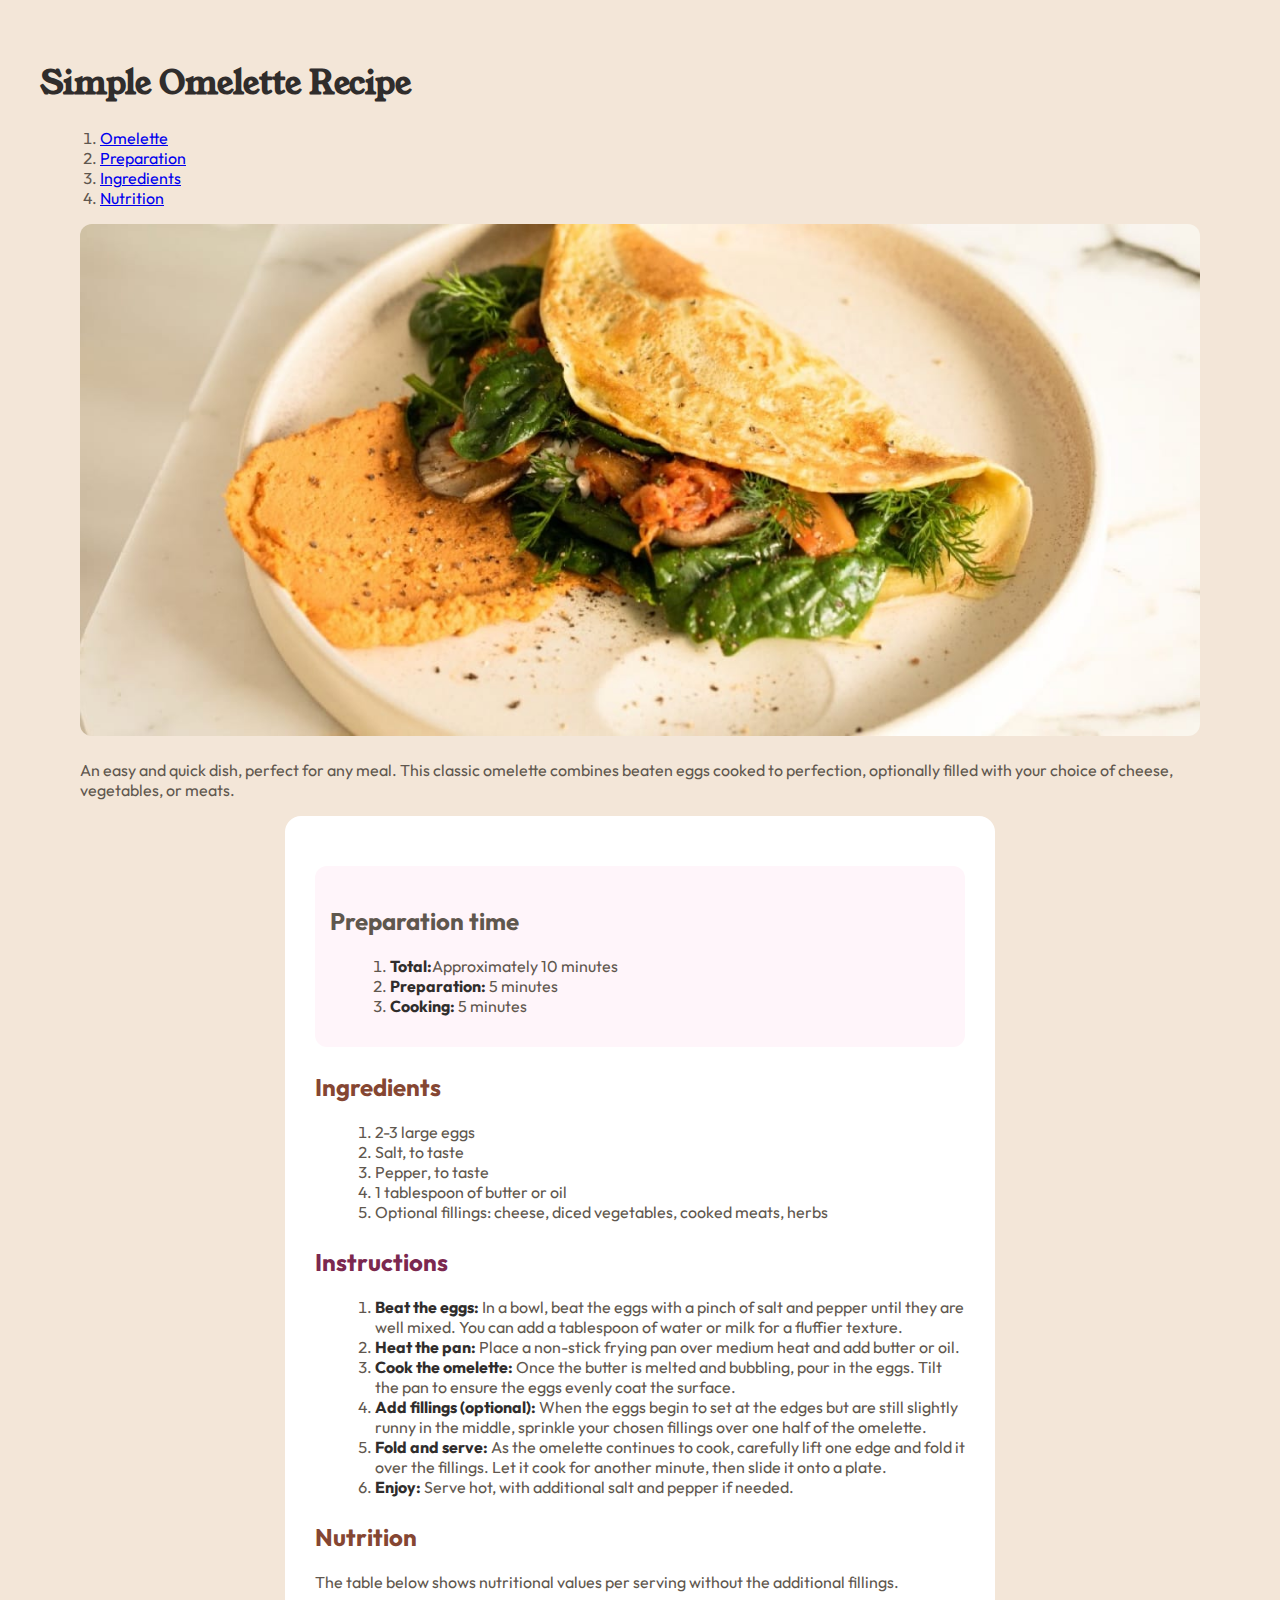
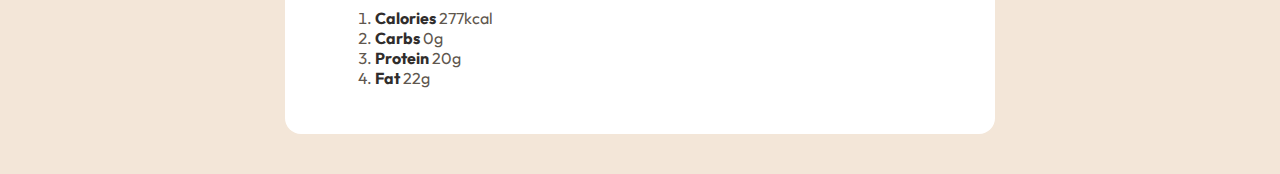
<file: revision proyecto/index.html>
<!DOCTYPE html>
<html lang="es">
<head>
    <meta charset="UTF-8">
    <meta name="viewport" content="width=device-width, initial-scale=1.0">
    <title>Recipe page</title>
    <link href="https://fonts.googleapis.com/css2?family=Outfit:wght@400;600;700&family=Young+Serif&display=swap" rel="stylesheet">
    <link rel="stylesheet" href="styles.css">
</head>
<body>
    <header>
        <h1>Simple Omelette Recipe</h1>
        <nav>
            <ol>
                <li><a href="#omelette">Omelette</a></li>
                <li><a href="#preparation">Preparation</a></li>
                <li><a href="#ingredients">Ingredients</a></li>
                <li><a href="#nutrition">Nutrition</a></li>
            </ol>
        </nav>
    </header>
    <figure id="omelette">
        <img src="omelette.jpg" alt="Omelette dorado servido en un plato">
        <figcaption>
                An easy and quick dish, perfect for any meal. This classic omelette combines beaten eggs cooked to perfection, optionally filled with your choice of cheese, vegetables, or meats.
        </figcaption>
    </figure>
    <main>
        <section id="preparation">
            <h2>Preparation time</h2>
            <ol>
                <li><b>Total:</b>Approximately 10 minutes</li>
                <li><b>Preparation:</b> 5 minutes</li>
                <li><b>Cooking:</b> 5 minutes</li>
            </ol>
        </section>

        <article id="ingredients" class="brown">
            <h2>Ingredients</h2>
            <ol>
                <li>2-3 large eggs</li>
                <li>Salt, to taste</li>
                <li>Pepper, to taste</li>
                <li>1 tablespoon of butter or oil</li>
                <li>Optional fillings: cheese, diced vegetables, cooked meats, herbs</li>
            </ol>
        </article>

        <article class="rose">
            <h2>Instructions</h2>
            <ol>
                <li><b>Beat the eggs:</b> In a bowl, beat the eggs with a pinch of salt and pepper until they are well mixed. You can add a tablespoon of water or milk for a fluffier texture.</li>
                <li><b>Heat the pan:</b> Place a non-stick frying pan over medium heat and add butter or oil.</li>
                <li><b>Cook the omelette:</b> Once the butter is melted and bubbling, pour in the eggs. Tilt the pan to ensure the eggs evenly coat the surface.</li>
                <li><b>Add fillings (optional):</b> When the eggs begin to set at the edges but are still slightly runny in the middle, sprinkle your chosen fillings over one half of the omelette.</li>
                <li><b>Fold and serve:</b> As the omelette continues to cook, carefully lift one edge and fold it over the fillings. Let it cook for another minute, then slide it onto a plate.</li>
                <li><b>Enjoy:</b> Serve hot, with additional salt and pepper if needed.</li>
            </ol>
        </article>

        <aside id="nutrition" class="brown">
            <h2>Nutrition</h2>
            <p>The table below shows nutritional values per serving without the additional fillings.</p>
            <ol>
                <li><b>Calories</b> 277kcal</li>
                <li><b>Carbs</b> 0g</li>
                <li><b>Protein</b> 20g</li>
                <li><b>Fat</b> 22g</li>
            </ol>
        </aside>
    </main>
</body>
</html>
</file>
<file: revision proyecto/styles.css>
body {
    background-color: hsl(30, 54%, 90%);
    font-family: 'Outfit', sans-serif;
    font-size: 16px;
    color: hsl(30, 10%, 34%);
    margin: 0;
    padding: 40px;
}

main {
    background-color: hsl(0, 0%, 100%);
    max-width: 650px;
    margin: auto;
    padding: 30px;
    border-radius: 16px;
}

figure img {
    width: 100%;
    border-radius: 12px;
    margin-bottom: 20px;
}

h1 {
    font-family: 'Young Serif', serif;
    color: hsl(24, 5%, 18%); /* Stone 900 */
}

h2 {
    font-family: 'Outfit', sans-serif;
    margin-top: 25px;
}

.brown h2 {
    color: hsl(14, 45%, 36%);
}

.rose h2 {
    color: hsl(332, 51%, 32%);
}

section {
    background-color: hsl(330, 100%, 98%); /* Rose 50 */
    padding: 15px;
    border-radius: 12px;
    margin: 20px 0;
}

ul, ol {
    margin-left: 20px;
}

b {
    color: hsl(24, 5%, 18%);
}
</file>
